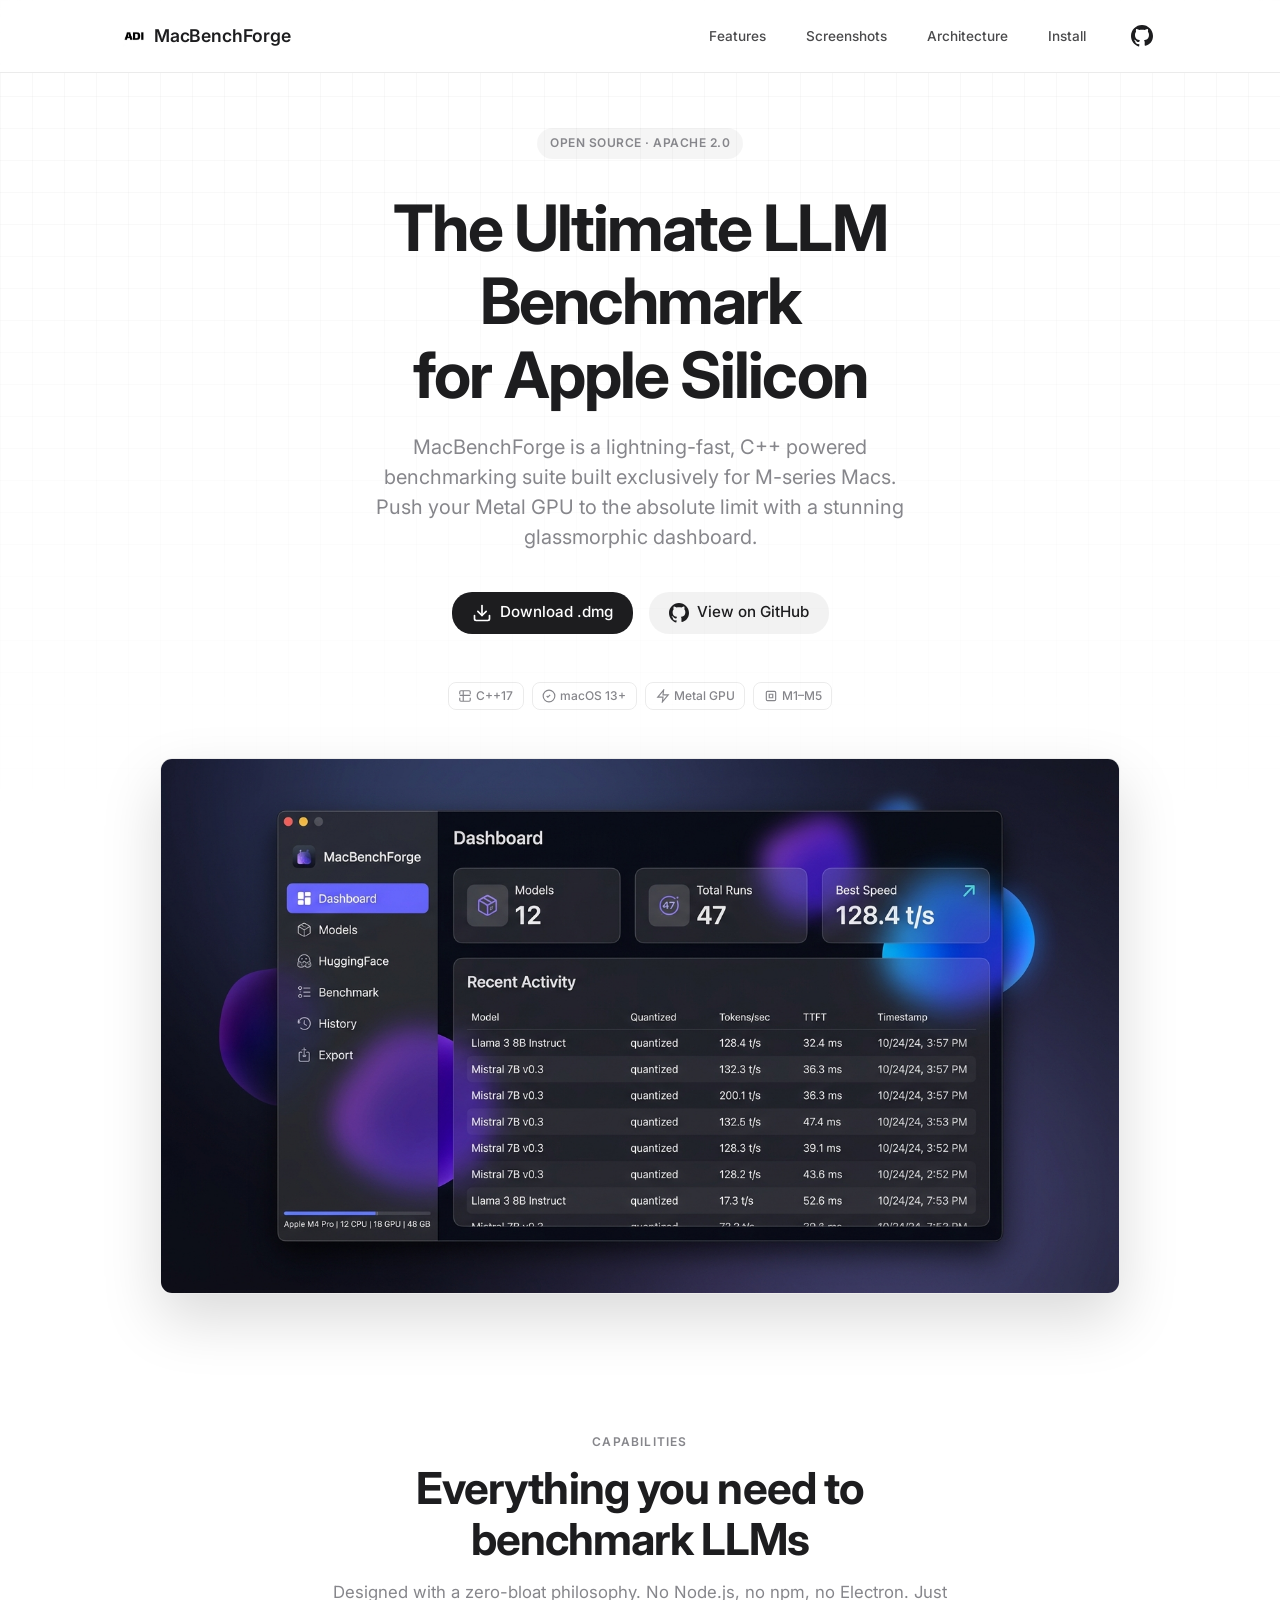
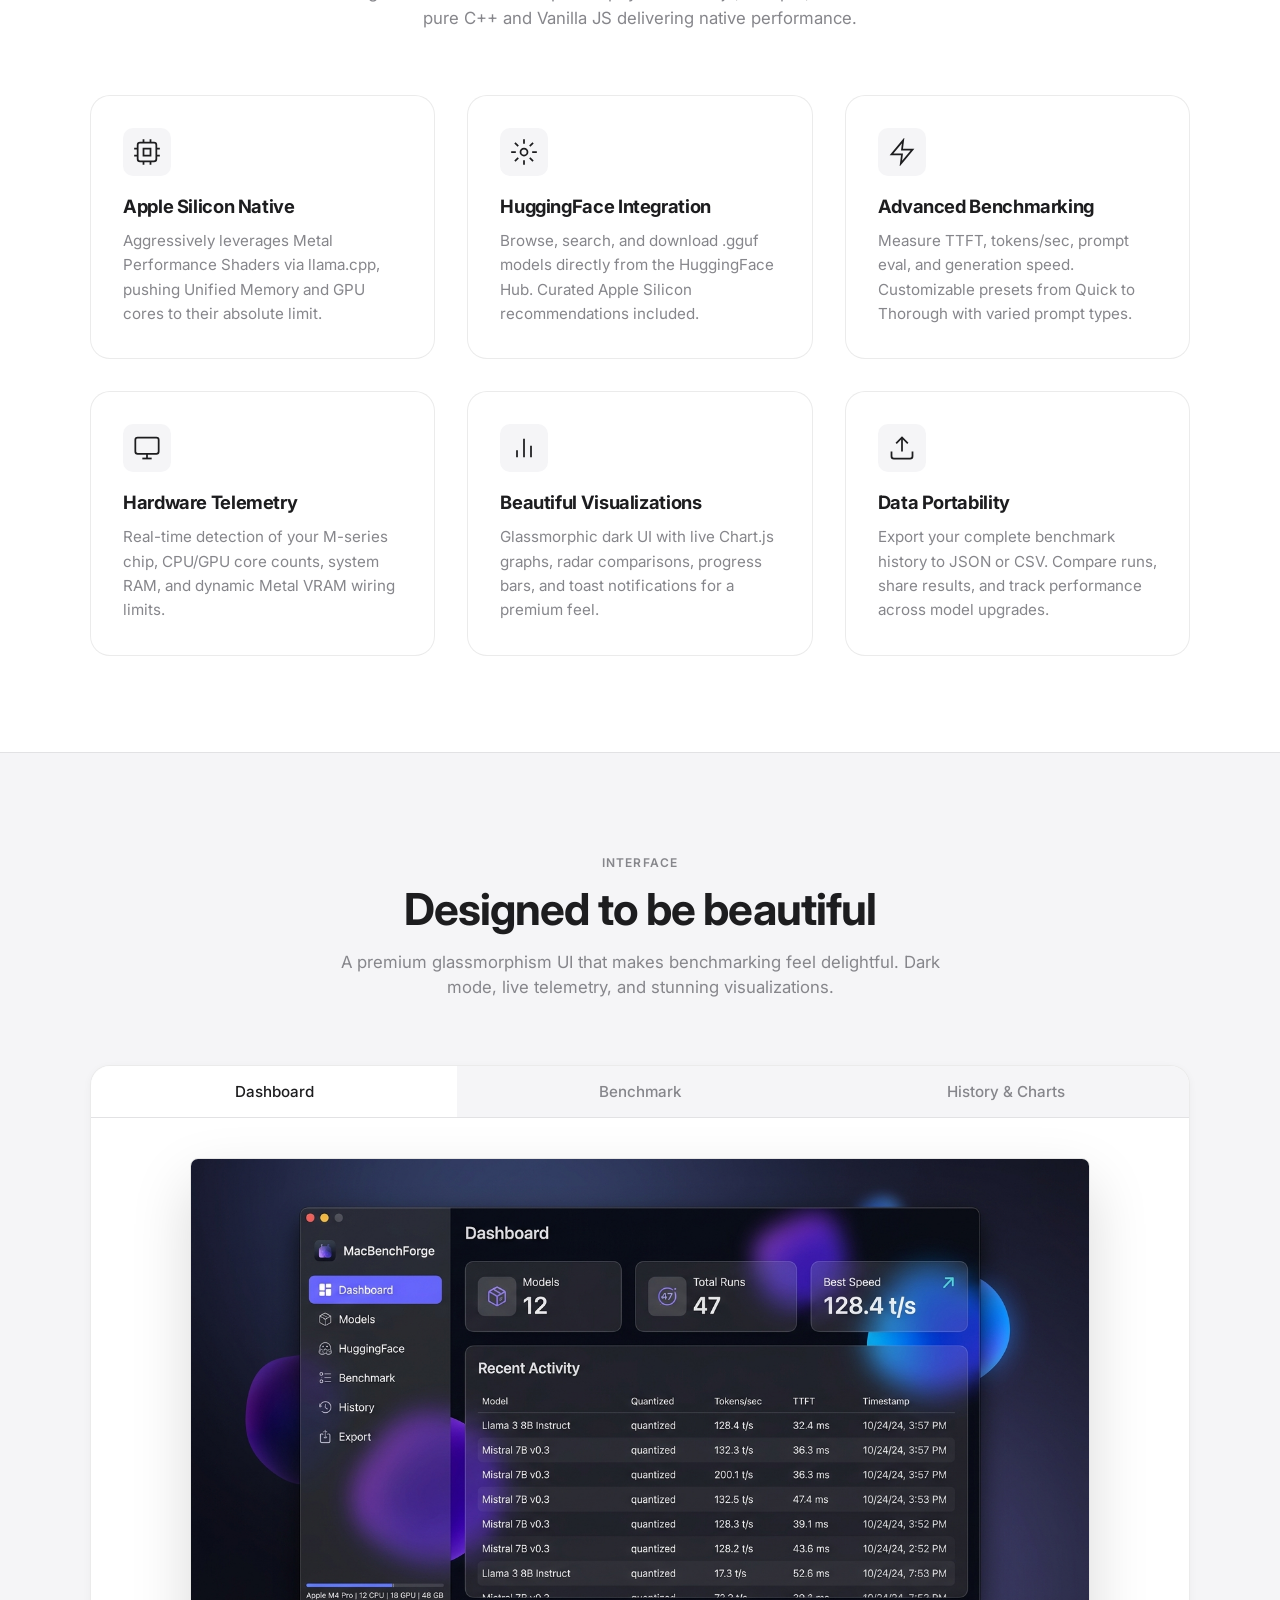
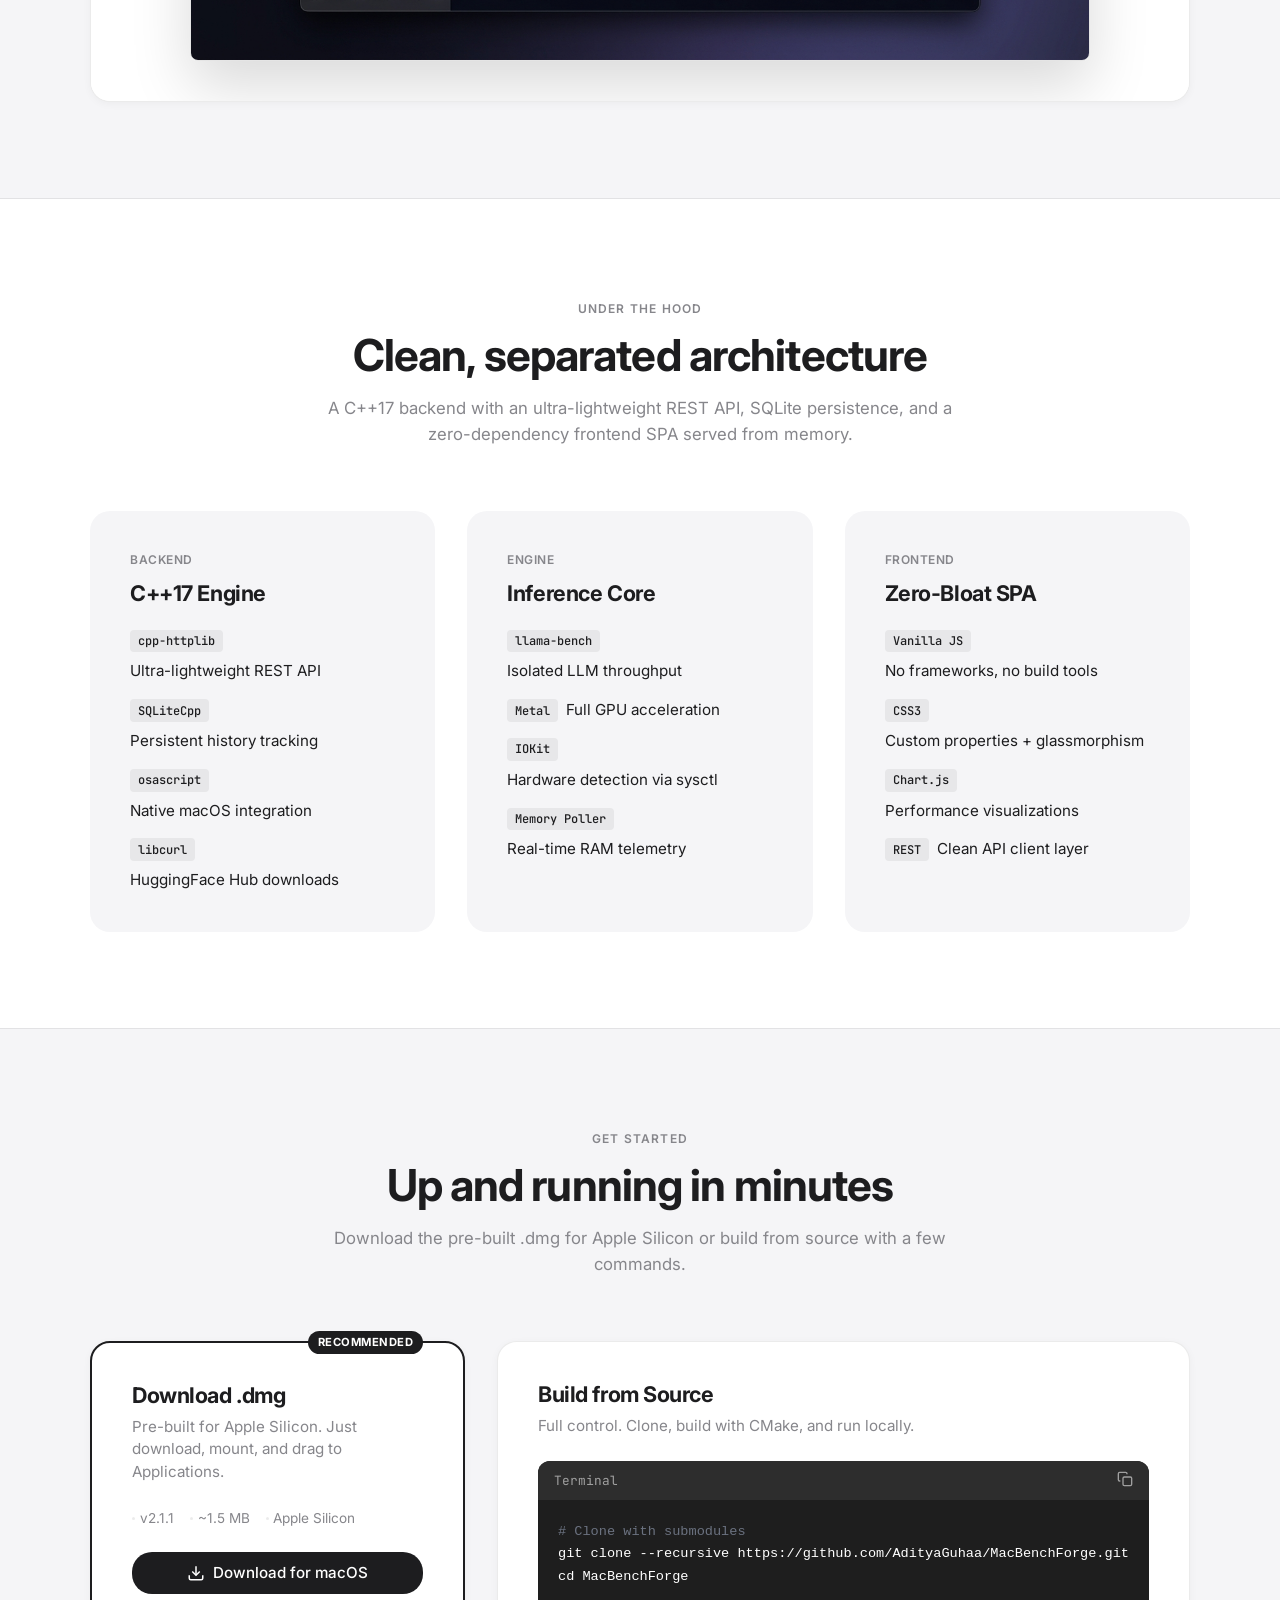
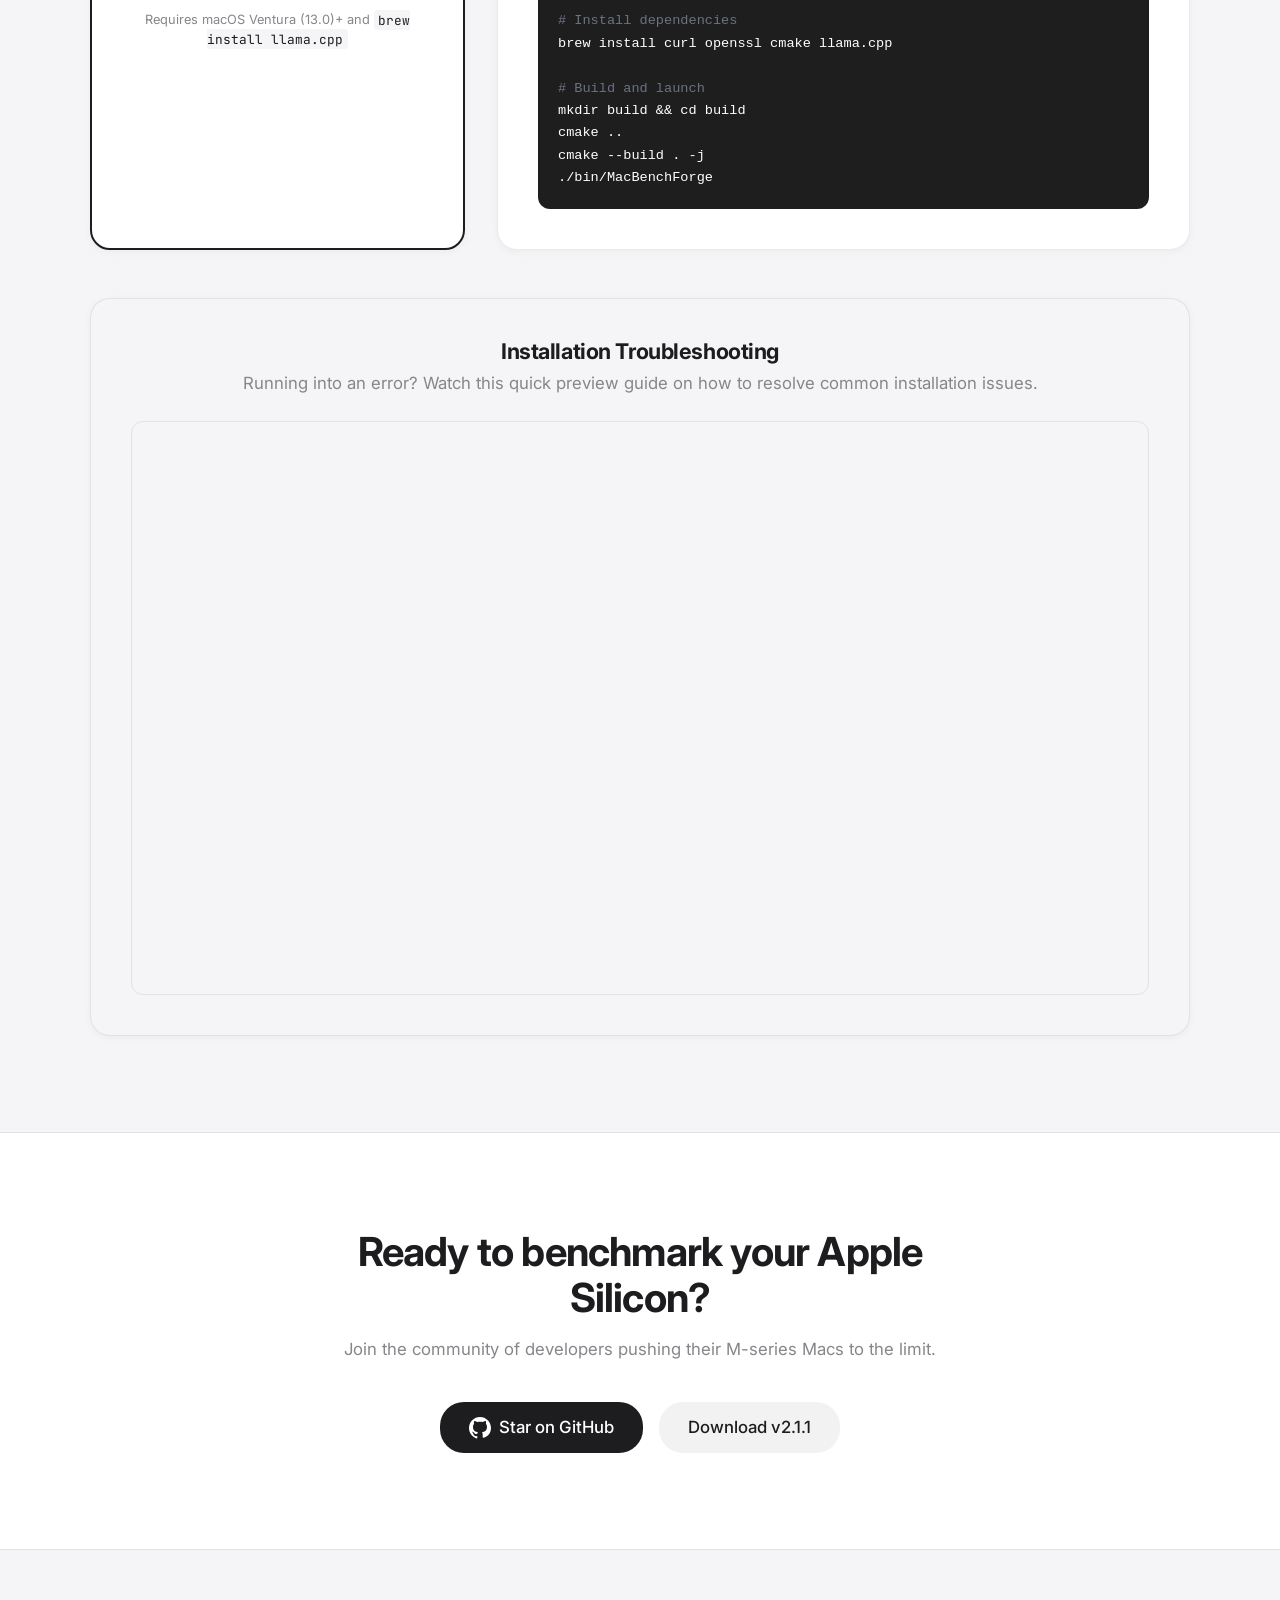
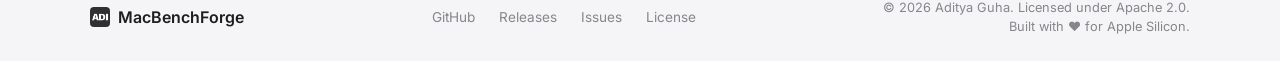
<file: website/index.html>
<!DOCTYPE html>
<html lang="en">
<head>
    <meta charset="UTF-8">
    <meta name="viewport" content="width=device-width, initial-scale=1.0">
    <title>MacBenchForge — The Ultimate LLM Benchmarking Suite for Apple Silicon</title>
    <meta name="description" content="MacBenchForge is a lightning-fast, C++ powered local benchmarking suite designed exclusively for Apple Silicon Macs. Download, run, and analyze LLM performance with full Metal GPU acceleration.">
    <meta name="keywords" content="MacBenchForge, Apple Silicon, LLM, benchmark, Metal GPU, M1, M2, M3, M4, M5, macOS, llama.cpp, GGUF">
    <meta name="author" content="Aditya Guha">
    <meta property="og:title" content="MacBenchForge — LLM Benchmarking for Apple Silicon">
    <meta property="og:description" content="The ultimate native LLM benchmarking dashboard for Apple Silicon Macs. C++ powered, Metal accelerated, beautifully designed.">
    <meta property="og:type" content="website">

    <!-- Favicon -->
    <link rel="icon" type="image/jpeg" href="assets/favicon.jpg" />

    <!-- Google Fonts -->
    <link rel="preconnect" href="https://fonts.googleapis.com">
    <link rel="preconnect" href="https://fonts.gstatic.com" crossorigin>
    <link href="https://fonts.googleapis.com/css2?family=Outfit:wght@300;400;500;600;700;800;900&family=Inter:wght@300;400;500;600&family=JetBrains+Mono:wght@400;500&display=swap" rel="stylesheet">

    <link rel="stylesheet" href="style.css">
</head>
<body>

    <!-- Clean Background -->
    <div class="bg-canvas">
        <div class="grid-overlay"></div>
    </div>

    <!-- Navigation -->
    <nav id="navbar">
        <div class="nav-inner">
            <a href="#" class="nav-brand">
                <img src="assets/logo.png" alt="MacBenchForge" class="nav-logo">
                <span class="nav-brand-text">MacBenchForge</span>
            </a>
            <div class="nav-links">
                <a href="#features">Features</a>
                <a href="#screenshots">Screenshots</a>
                <a href="#architecture">Architecture</a>
                <a href="#install">Install</a>
                <a href="https://github.com/AdityaGuhaa/MacBenchForge" target="_blank" rel="noopener" class="nav-github" title="GitHub">
                    <svg width="22" height="22" viewBox="0 0 24 24" fill="currentColor"><path d="M12 0C5.37 0 0 5.37 0 12c0 5.3 3.438 9.8 8.205 11.385.6.113.82-.258.82-.577 0-.285-.01-1.04-.015-2.04-3.338.724-4.042-1.61-4.042-1.61C4.422 17.07 3.633 16.7 3.633 16.7c-1.087-.744.084-.729.084-.729 1.205.084 1.838 1.236 1.838 1.236 1.07 1.835 2.809 1.305 3.495.998.108-.776.417-1.305.76-1.605-2.665-.3-5.466-1.332-5.466-5.93 0-1.31.465-2.38 1.235-3.22-.135-.303-.54-1.523.105-3.176 0 0 1.005-.322 3.3 1.23.96-.267 1.98-.399 3-.405 1.02.006 2.04.138 3 .405 2.28-1.552 3.285-1.23 3.285-1.23.645 1.653.24 2.873.12 3.176.765.84 1.23 1.91 1.23 3.22 0 4.61-2.805 5.625-5.475 5.92.42.36.81 1.096.81 2.22 0 1.606-.015 2.896-.015 3.286 0 .315.21.69.825.57C20.565 21.795 24 17.295 24 12c0-6.63-5.37-12-12-12"/></svg>
                </a>
            </div>
            <button class="nav-toggle" id="nav-toggle" aria-label="Toggle menu">
                <span></span><span></span><span></span>
            </button>
        </div>
    </nav>

    <!-- Mobile Menu -->
    <div class="mobile-menu" id="mobile-menu">
        <a href="#features">Features</a>
        <a href="#screenshots">Screenshots</a>
        <a href="#architecture">Architecture</a>
        <a href="#install">Install</a>
        <a href="https://github.com/AdityaGuhaa/MacBenchForge" target="_blank" rel="noopener">GitHub</a>
    </div>

    <!-- Hero Section -->
    <section class="hero" id="hero">
        <div class="hero-content">
            <div class="hero-badge">
                <span class="badge-dot"></span>
                Open Source &middot; Apache 2.0
            </div>
            <h1 class="hero-title">
                The Ultimate LLM Benchmark<br>
                for <span class="gradient-text">Apple Silicon</span>
            </h1>
            <p class="hero-subtitle">
                MacBenchForge is a lightning-fast, C++ powered benchmarking suite built exclusively for M-series Macs. 
                Push your Metal GPU to the absolute limit with a stunning glassmorphic dashboard.
            </p>
            <div class="hero-actions">
                <a href="https://github.com/AdityaGuhaa/MacBenchForge/releases/latest" class="btn btn-primary" id="btn-download">
                    <svg width="20" height="20" viewBox="0 0 24 24" fill="none" stroke="currentColor" stroke-width="2" stroke-linecap="round" stroke-linejoin="round"><path d="M21 15v4a2 2 0 01-2 2H5a2 2 0 01-2-2v-4"/><polyline points="7 10 12 15 17 10"/><line x1="12" y1="15" x2="12" y2="3"/></svg>
                    Download .dmg
                </a>
                <a href="https://github.com/AdityaGuhaa/MacBenchForge" target="_blank" rel="noopener" class="btn btn-secondary">
                    <svg width="20" height="20" viewBox="0 0 24 24" fill="currentColor"><path d="M12 0C5.37 0 0 5.37 0 12c0 5.3 3.438 9.8 8.205 11.385.6.113.82-.258.82-.577 0-.285-.01-1.04-.015-2.04-3.338.724-4.042-1.61-4.042-1.61C4.422 17.07 3.633 16.7 3.633 16.7c-1.087-.744.084-.729.084-.729 1.205.084 1.838 1.236 1.838 1.236 1.07 1.835 2.809 1.305 3.495.998.108-.776.417-1.305.76-1.605-2.665-.3-5.466-1.332-5.466-5.93 0-1.31.465-2.38 1.235-3.22-.135-.303-.54-1.523.105-3.176 0 0 1.005-.322 3.3 1.23.96-.267 1.98-.399 3-.405 1.02.006 2.04.138 3 .405 2.28-1.552 3.285-1.23 3.285-1.23.645 1.653.24 2.873.12 3.176.765.84 1.23 1.91 1.23 3.22 0 4.61-2.805 5.625-5.475 5.92.42.36.81 1.096.81 2.22 0 1.606-.015 2.896-.015 3.286 0 .315.21.69.825.57C20.565 21.795 24 17.295 24 12c0-6.63-5.37-12-12-12"/></svg>
                    View on GitHub
                </a>
            </div>
            <div class="hero-chips">
                <span class="chip"><svg width="14" height="14" viewBox="0 0 24 24" fill="none" stroke="currentColor" stroke-width="2"><path d="M9 3H5a2 2 0 00-2 2v4m6-6h10a2 2 0 012 2v4M9 3v18m0 0h10a2 2 0 002-2v-4M9 21H5a2 2 0 01-2-2v-4m0-4h18"/></svg> C++17</span>
                <span class="chip"><svg width="14" height="14" viewBox="0 0 24 24" fill="none" stroke="currentColor" stroke-width="2"><circle cx="12" cy="12" r="10"/><path d="M8 12l2 2 4-4"/></svg> macOS 13+</span>
                <span class="chip"><svg width="14" height="14" viewBox="0 0 24 24" fill="none" stroke="currentColor" stroke-width="2"><polygon points="13 2 3 14 12 14 11 22 21 10 12 10 13 2"/></svg> Metal GPU</span>
                <span class="chip"><svg width="14" height="14" viewBox="0 0 24 24" fill="none" stroke="currentColor" stroke-width="2"><rect x="4" y="4" width="16" height="16" rx="2"/><path d="M9 9h6v6H9z"/></svg> M1–M5</span>
            </div>
        </div>
        <div class="hero-visual">
            <div class="hero-glow"></div>
            <img src="assets/screenshot-dashboard.jpg" alt="MacBenchForge Dashboard" class="hero-screenshot" id="hero-screenshot">
        </div>
    </section>

    <!-- Features Section -->
    <section class="section" id="features">
        <div class="section-inner">
            <div class="section-header">
                <span class="section-label">Capabilities</span>
                <h2 class="section-title">Everything you need to benchmark LLMs</h2>
                <p class="section-subtitle">Designed with a zero-bloat philosophy. No Node.js, no npm, no Electron. Just pure C++ and Vanilla JS delivering native performance.</p>
            </div>
            <div class="features-grid">
                <div class="feature-card">
                    <div class="feature-icon">
                        <svg width="28" height="28" viewBox="0 0 24 24" fill="none" stroke="currentColor" stroke-width="1.5"><rect x="4" y="4" width="16" height="16" rx="2"/><path d="M9 9h6v6H9z"/><path d="M9 1v3M15 1v3M9 20v3M15 20v3M1 9h3M1 15h3M20 9h3M20 15h3"/></svg>
                    </div>
                    <h3>Apple Silicon Native</h3>
                    <p>Aggressively leverages Metal Performance Shaders via llama.cpp, pushing Unified Memory and GPU cores to their absolute limit.</p>
                </div>
                <div class="feature-card">
                    <div class="feature-icon">
                        <svg width="28" height="28" viewBox="0 0 24 24" fill="none" stroke="currentColor" stroke-width="1.5"><circle cx="12" cy="12" r="3"/><path d="M12 1v4M12 19v4M4.22 4.22l2.83 2.83M16.95 16.95l2.83 2.83M1 12h4M19 12h4M4.22 19.78l2.83-2.83M16.95 7.05l2.83-2.83"/></svg>
                    </div>
                    <h3>HuggingFace Integration</h3>
                    <p>Browse, search, and download .gguf models directly from the HuggingFace Hub. Curated Apple Silicon recommendations included.</p>
                </div>
                <div class="feature-card">
                    <div class="feature-icon">
                        <svg width="28" height="28" viewBox="0 0 24 24" fill="none" stroke="currentColor" stroke-width="1.5"><polygon points="13 2 3 14 12 14 11 22 21 10 12 10 13 2"/></svg>
                    </div>
                    <h3>Advanced Benchmarking</h3>
                    <p>Measure TTFT, tokens/sec, prompt eval, and generation speed. Customizable presets from Quick to Thorough with varied prompt types.</p>
                </div>
                <div class="feature-card">
                    <div class="feature-icon">
                        <svg width="28" height="28" viewBox="0 0 24 24" fill="none" stroke="currentColor" stroke-width="1.5"><rect x="2" y="3" width="20" height="14" rx="2"/><line x1="8" y1="21" x2="16" y2="21"/><line x1="12" y1="17" x2="12" y2="21"/></svg>
                    </div>
                    <h3>Hardware Telemetry</h3>
                    <p>Real-time detection of your M-series chip, CPU/GPU core counts, system RAM, and dynamic Metal VRAM wiring limits.</p>
                </div>
                <div class="feature-card">
                    <div class="feature-icon">
                        <svg width="28" height="28" viewBox="0 0 24 24" fill="none" stroke="currentColor" stroke-width="1.5"><path d="M18 20V10M12 20V4M6 20v-6"/></svg>
                    </div>
                    <h3>Beautiful Visualizations</h3>
                    <p>Glassmorphic dark UI with live Chart.js graphs, radar comparisons, progress bars, and toast notifications for a premium feel.</p>
                </div>
                <div class="feature-card">
                    <div class="feature-icon">
                        <svg width="28" height="28" viewBox="0 0 24 24" fill="none" stroke="currentColor" stroke-width="1.5"><path d="M21 15v4a2 2 0 01-2 2H5a2 2 0 01-2-2v-4"/><polyline points="17 8 12 3 7 8"/><line x1="12" y1="3" x2="12" y2="15"/></svg>
                    </div>
                    <h3>Data Portability</h3>
                    <p>Export your complete benchmark history to JSON or CSV. Compare runs, share results, and track performance across model upgrades.</p>
                </div>
            </div>
        </div>
    </section>

    <!-- Screenshots Section -->
    <section class="section section-dark" id="screenshots">
        <div class="section-inner">
            <div class="section-header">
                <span class="section-label">Interface</span>
                <h2 class="section-title">Designed to be beautiful</h2>
                <p class="section-subtitle">A premium glassmorphism UI that makes benchmarking feel delightful. Dark mode, live telemetry, and stunning visualizations.</p>
            </div>
            <div class="screenshot-showcase">
                <div class="screenshot-tabs">
                    <button class="ss-tab active" data-target="ss-dashboard">Dashboard</button>
                    <button class="ss-tab" data-target="ss-benchmark">Benchmark</button>
                    <button class="ss-tab" data-target="ss-history">History & Charts</button>
                </div>
                <div class="screenshot-viewer">
                    <div class="screenshot-frame">
                        <div class="frame-dots">
                            <span class="dot dot-red"></span>
                            <span class="dot dot-yellow"></span>
                            <span class="dot dot-green"></span>
                        </div>
                        <img id="ss-dashboard" src="assets/screenshot-dashboard.jpg" alt="MacBenchForge Dashboard" class="ss-img active">
                        <img id="ss-benchmark" src="assets/screenshot-benchmark.jpg" alt="MacBenchForge Benchmark" class="ss-img">
                        <img id="ss-history" src="assets/screenshot-history.jpg" alt="MacBenchForge History" class="ss-img">
                    </div>
                </div>
            </div>
        </div>
    </section>

    <!-- Architecture Section -->
    <section class="section" id="architecture">
        <div class="section-inner">
            <div class="section-header">
                <span class="section-label">Under the Hood</span>
                <h2 class="section-title">Clean, separated architecture</h2>
                <p class="section-subtitle">A C++17 backend with an ultra-lightweight REST API, SQLite persistence, and a zero-dependency frontend SPA served from memory.</p>
            </div>
            <div class="arch-grid">
                <div class="arch-card">
                    <div class="arch-label">Backend</div>
                    <h3>C++17 Engine</h3>
                    <ul>
                        <li><span class="arch-tag">cpp-httplib</span> Ultra-lightweight REST API</li>
                        <li><span class="arch-tag">SQLiteCpp</span> Persistent history tracking</li>
                        <li><span class="arch-tag">osascript</span> Native macOS integration</li>
                        <li><span class="arch-tag">libcurl</span> HuggingFace Hub downloads</li>
                    </ul>
                </div>
                <div class="arch-card">
                    <div class="arch-label">Engine</div>
                    <h3>Inference Core</h3>
                    <ul>
                        <li><span class="arch-tag">llama-bench</span> Isolated LLM throughput</li>
                        <li><span class="arch-tag">Metal</span> Full GPU acceleration</li>
                        <li><span class="arch-tag">IOKit</span> Hardware detection via sysctl</li>
                        <li><span class="arch-tag">Memory Poller</span> Real-time RAM telemetry</li>
                    </ul>
                </div>
                <div class="arch-card">
                    <div class="arch-label">Frontend</div>
                    <h3>Zero-Bloat SPA</h3>
                    <ul>
                        <li><span class="arch-tag">Vanilla JS</span> No frameworks, no build tools</li>
                        <li><span class="arch-tag">CSS3</span> Custom properties + glassmorphism</li>
                        <li><span class="arch-tag">Chart.js</span> Performance visualizations</li>
                        <li><span class="arch-tag">REST</span> Clean API client layer</li>
                    </ul>
                </div>
            </div>
        </div>
    </section>

    <!-- Install / Download Section -->
    <section class="section section-dark" id="install">
        <div class="section-inner">
            <div class="section-header">
                <span class="section-label">Get Started</span>
                <h2 class="section-title">Up and running in minutes</h2>
                <p class="section-subtitle">Download the pre-built .dmg for Apple Silicon or build from source with a few commands.</p>
            </div>
            <div class="install-grid">
                <div class="install-card install-primary">
                    <div class="install-badge">Recommended</div>
                    <h3>Download .dmg</h3>
                    <p>Pre-built for Apple Silicon. Just download, mount, and drag to Applications.</p>
                    <div class="install-meta">
                        <span>v2.1.1</span>
                        <span>~1.5 MB</span>
                        <span>Apple Silicon</span>
                    </div>
                    <a href="https://github.com/AdityaGuhaa/MacBenchForge/releases/latest" class="btn btn-primary btn-full">
                        <svg width="18" height="18" viewBox="0 0 24 24" fill="none" stroke="currentColor" stroke-width="2"><path d="M21 15v4a2 2 0 01-2 2H5a2 2 0 01-2-2v-4"/><polyline points="7 10 12 15 17 10"/><line x1="12" y1="15" x2="12" y2="3"/></svg>
                        Download for macOS
                    </a>
                    <p class="install-note">Requires macOS Ventura (13.0)+ and <code>brew install llama.cpp</code></p>
                </div>
                <div class="install-card">
                    <h3>Build from Source</h3>
                    <p>Full control. Clone, build with CMake, and run locally.</p>
                    <div class="code-block">
                        <div class="code-header">
                            <span>Terminal</span>
                            <button class="btn-copy" id="btn-copy-install" title="Copy to clipboard">
                                <svg width="16" height="16" viewBox="0 0 24 24" fill="none" stroke="currentColor" stroke-width="2"><rect x="9" y="9" width="13" height="13" rx="2"/><path d="M5 15H4a2 2 0 01-2-2V4a2 2 0 012-2h9a2 2 0 012 2v1"/></svg>
                            </button>
                        </div>
                        <pre><code><span class="code-comment"># Clone with submodules</span>
git clone --recursive https://github.com/AdityaGuhaa/MacBenchForge.git
cd MacBenchForge

<span class="code-comment"># Install dependencies</span>
brew install curl openssl cmake llama.cpp

<span class="code-comment"># Build and launch</span>
mkdir build && cd build
cmake ..
cmake --build . -j
./bin/MacBenchForge</code></pre>
                    </div>
                </div>
            </div>
            
            <div class="install-video-container">
                <h3>Installation Troubleshooting</h3>
                <p class="section-subtitle" style="margin-bottom: 1.5rem;">Running into an error? Watch this quick preview guide on how to resolve common installation issues.</p>
                <div class="video-wrapper">
                    <iframe src="https://www.youtube.com/embed/XOzACmwUTOY" title="YouTube video player" frameborder="0" allow="accelerometer; autoplay; clipboard-write; encrypted-media; gyroscope; picture-in-picture; web-share" referrerpolicy="strict-origin-when-cross-origin" allowfullscreen></iframe>
                </div>
            </div>
        </div>
    </section>

    <!-- CTA Section -->
    <section class="section section-cta">
        <div class="section-inner">
            <div class="cta-content">
                <h2>Ready to benchmark your Apple Silicon?</h2>
                <p>Join the community of developers pushing their M-series Macs to the limit.</p>
                <div class="cta-actions">
                    <a href="https://github.com/AdityaGuhaa/MacBenchForge" target="_blank" rel="noopener" class="btn btn-primary btn-lg">
                        <svg width="22" height="22" viewBox="0 0 24 24" fill="currentColor"><path d="M12 0C5.37 0 0 5.37 0 12c0 5.3 3.438 9.8 8.205 11.385.6.113.82-.258.82-.577 0-.285-.01-1.04-.015-2.04-3.338.724-4.042-1.61-4.042-1.61C4.422 17.07 3.633 16.7 3.633 16.7c-1.087-.744.084-.729.084-.729 1.205.084 1.838 1.236 1.838 1.236 1.07 1.835 2.809 1.305 3.495.998.108-.776.417-1.305.76-1.605-2.665-.3-5.466-1.332-5.466-5.93 0-1.31.465-2.38 1.235-3.22-.135-.303-.54-1.523.105-3.176 0 0 1.005-.322 3.3 1.23.96-.267 1.98-.399 3-.405 1.02.006 2.04.138 3 .405 2.28-1.552 3.285-1.23 3.285-1.23.645 1.653.24 2.873.12 3.176.765.84 1.23 1.91 1.23 3.22 0 4.61-2.805 5.625-5.475 5.92.42.36.81 1.096.81 2.22 0 1.606-.015 2.896-.015 3.286 0 .315.21.69.825.57C20.565 21.795 24 17.295 24 12c0-6.63-5.37-12-12-12"/></svg>
                        Star on GitHub
                    </a>
                    <a href="https://github.com/AdityaGuhaa/MacBenchForge/releases/latest" class="btn btn-secondary btn-lg">
                        Download v2.1.1
                    </a>
                </div>
            </div>
        </div>
    </section>

    <!-- Footer -->
    <footer class="footer">
        <div class="footer-inner">
            <div class="footer-brand">
                <img src="assets/logo.png" alt="MacBenchForge" class="footer-logo">
                <span>MacBenchForge</span>
            </div>
            <div class="footer-links">
                <a href="https://github.com/AdityaGuhaa/MacBenchForge" target="_blank" rel="noopener">GitHub</a>
                <a href="https://github.com/AdityaGuhaa/MacBenchForge/releases" target="_blank" rel="noopener">Releases</a>
                <a href="https://github.com/AdityaGuhaa/MacBenchForge/issues" target="_blank" rel="noopener">Issues</a>
                <a href="https://github.com/AdityaGuhaa/MacBenchForge/blob/main/LICENSE" target="_blank" rel="noopener">License</a>
            </div>
            <div class="footer-copy">
                <p>&copy; 2026 Aditya Guha. Licensed under Apache 2.0.</p>
                <p>Built with ❤️ for Apple Silicon.</p>
            </div>
        </div>
    </footer>

    <script src="script.js"></script>
</body>
</html>
</file>
<file: website/style.css>
:root {
    /* Apple-inspired Light Palette */
    --bg-base: #ffffff;
    --bg-surface: #f5f5f7;
    --bg-surface-alt: #ffffff;
    
    --text-primary: #1d1d1f;
    --text-secondary: #86868b;
    
    --accent-primary: #0071e3;
    --accent-secondary: #0077ed;
    
    --border-light: rgba(0, 0, 0, 0.08);
    
    /* Typography */
    --font-sans: 'Inter', -apple-system, BlinkMacSystemFont, 'Segoe UI', Roboto, Helvetica, Arial, sans-serif;
    --font-display: -apple-system, BlinkMacSystemFont, 'SF Pro Display', 'Inter', sans-serif;
    --font-mono: 'JetBrains Mono', 'SF Mono', monospace;
    
    /* Layout & FX */
    --container-width: 1100px;
    --radius-lg: 20px;
    --radius-md: 12px;
    --radius-sm: 8px;
    --transition: all 0.25s cubic-bezier(0.25, 0.8, 0.25, 1);
    --shadow-sm: 0 2px 8px rgba(0, 0, 0, 0.04);
    --shadow-md: 0 8px 30px rgba(0, 0, 0, 0.08);
    --shadow-screenshot: 0 25px 60px rgba(0, 0, 0, 0.15);
}

* {
    margin: 0;
    padding: 0;
    box-sizing: border-box;
}

html {
    scroll-behavior: smooth;
    overflow-x: hidden;
}

body {
    font-family: var(--font-sans);
    background-color: var(--bg-base);
    color: var(--text-primary);
    line-height: 1.5;
    overflow-x: hidden;
    width: 100%;
    -webkit-font-smoothing: antialiased;
}

/* Background */
.bg-canvas {
    position: fixed;
    top: 0;
    left: 0;
    width: 100%;
    height: 100%;
    z-index: -1;
    background-color: var(--bg-base);
}

/* Clean up old gradient divs */
.gradient-orb, .orb-1, .orb-2, .orb-3 {
    display: none;
}

.grid-overlay {
    position: absolute;
    top: 0;
    left: 0;
    width: 100%;
    height: 100%;
    background-image: 
        linear-gradient(var(--border-light) 1px, transparent 1px),
        linear-gradient(90deg, var(--border-light) 1px, transparent 1px);
    background-size: 32px 32px;
    opacity: 0.4;
    mask-image: linear-gradient(to bottom, rgba(0,0,0,1) 0%, rgba(0,0,0,0) 100%);
    -webkit-mask-image: linear-gradient(to bottom, rgba(0,0,0,1) 0%, rgba(0,0,0,0) 100%);
}

/* Typography & Utilities */
h1, h2, h3, h4, h5, h6 {
    font-family: var(--font-display);
    line-height: 1.15;
    font-weight: 700;
    letter-spacing: -0.02em;
}

a {
    color: var(--accent-primary);
    text-decoration: none;
    transition: var(--transition);
}

.gradient-text {
    background: none;
    -webkit-text-fill-color: var(--text-primary);
    color: var(--text-primary);
}

/* Navigation */
#navbar {
    position: fixed;
    top: 0;
    left: 0;
    width: 100%;
    padding: 1.25rem 0;
    z-index: 1000;
    background: rgba(255, 255, 255, 0.85);
    backdrop-filter: blur(20px) saturate(150%);
    -webkit-backdrop-filter: blur(20px) saturate(150%);
    border-bottom: 1px solid var(--border-light);
    transition: var(--transition);
}

#navbar.scrolled {
    padding: 0.875rem 0;
}

.nav-inner {
    max-width: var(--container-width);
    margin: 0 auto;
    padding: 0 2rem;
    display: flex;
    justify-content: space-between;
    align-items: center;
}

.nav-brand {
    display: flex;
    align-items: center;
    gap: 0.5rem;
    color: var(--text-primary);
}

.nav-logo {
    width: 24px;
    height: 24px;
    border-radius: 6px;
}

.nav-brand-text {
    font-family: var(--font-display);
    font-weight: 600;
    font-size: 1.1rem;
    letter-spacing: -0.01em;
}

.nav-links {
    display: flex;
    align-items: center;
    gap: 2.5rem;
}

.nav-links a:not(.nav-github) {
    font-size: 0.85rem;
    font-weight: 500;
    color: var(--text-primary);
    opacity: 0.8;
}

.nav-links a:not(.nav-github):hover {
    opacity: 1;
}

.nav-github {
    display: flex;
    align-items: center;
    justify-content: center;
    width: 32px;
    height: 32px;
    border-radius: 50%;
    color: var(--text-primary);
}

.nav-github:hover {
    opacity: 0.7;
}

.nav-toggle {
    display: none;
    background: none;
    border: none;
    cursor: pointer;
    flex-direction: column;
    gap: 5px;
}

.nav-toggle span {
    display: block;
    width: 20px;
    height: 2px;
    background: var(--text-primary);
    transition: var(--transition);
}

.mobile-menu {
    position: fixed;
    top: 60px;
    left: 0;
    width: 100%;
    background: rgba(255, 255, 255, 0.95);
    backdrop-filter: blur(20px);
    -webkit-backdrop-filter: blur(20px);
    border-bottom: 1px solid var(--border-light);
    padding: 1rem 2rem;
    display: flex;
    flex-direction: column;
    gap: 1rem;
    transform: translateY(-100%);
    opacity: 0;
    visibility: hidden;
    transition: var(--transition);
    z-index: 999;
}

.mobile-menu.active {
    transform: translateY(0);
    opacity: 1;
    visibility: visible;
}

.mobile-menu a {
    font-size: 1rem;
    font-weight: 500;
    padding: 0.5rem 0;
    border-bottom: 1px solid var(--border-light);
    color: var(--text-primary);
}

/* Buttons */
.btn {
    display: inline-flex;
    align-items: center;
    justify-content: center;
    gap: 0.5rem;
    padding: 0.6rem 1.25rem;
    border-radius: 20px;
    font-weight: 500;
    font-size: 0.95rem;
    cursor: pointer;
    transition: var(--transition);
    border: none;
    text-decoration: none;
}

.btn-lg {
    padding: 0.8rem 1.8rem;
    font-size: 1.05rem;
    border-radius: 24px;
}

.btn-full {
    width: 100%;
}

.btn-primary {
    background: var(--text-primary);
    color: #fff;
}

.btn-primary:hover {
    background: #333336;
}

.btn-secondary {
    background: rgba(0, 0, 0, 0.05);
    color: var(--text-primary);
}

.btn-secondary:hover {
    background: rgba(0, 0, 0, 0.08);
}

/* Hero Section */
.hero {
    min-height: 100vh;
    display: flex;
    flex-direction: column;
    align-items: center;
    justify-content: center;
    padding: 8rem 2rem 2rem;
    text-align: center;
    max-width: var(--container-width);
    margin: 0 auto;
}

.hero-content {
    max-width: 700px;
    margin: 0 auto 3rem;
    animation: slideUp 0.6s ease-out;
}

@keyframes slideUp {
    from { opacity: 0; transform: translateY(20px); }
    to { opacity: 1; transform: translateY(0); }
}

.hero-badge {
    display: inline-flex;
    align-items: center;
    gap: 0.4rem;
    padding: 0.4rem 0.8rem;
    border-radius: 16px;
    background: rgba(0, 0, 0, 0.04);
    font-size: 0.75rem;
    font-weight: 600;
    color: var(--text-secondary);
    margin-bottom: 2rem;
    text-transform: uppercase;
    letter-spacing: 0.5px;
}

.badge-dot {
    display: none;
}

.hero-title {
    font-size: clamp(2.5rem, 6vw, 4rem);
    letter-spacing: -0.03em;
    margin-bottom: 1.25rem;
}

.hero-subtitle {
    font-size: clamp(1.1rem, 2vw, 1.25rem);
    color: var(--text-secondary);
    margin-bottom: 2.5rem;
    max-width: 540px;
    margin-left: auto;
    margin-right: auto;
    font-weight: 400;
}

.hero-actions {
    display: flex;
    align-items: center;
    justify-content: center;
    gap: 1rem;
    margin-bottom: 3rem;
}

.hero-chips {
    display: flex;
    flex-wrap: wrap;
    justify-content: center;
    gap: 0.5rem;
}

.chip {
    display: inline-flex;
    align-items: center;
    gap: 0.25rem;
    padding: 0.25rem 0.6rem;
    border-radius: var(--radius-sm);
    background: transparent;
    border: 1px solid var(--border-light);
    font-size: 0.75rem;
    font-weight: 500;
    color: var(--text-secondary);
}

.hero-visual {
    position: relative;
    width: 100%;
    max-width: 960px;
    margin: 0 auto;
    animation: fadeIn 0.8s ease-out 0.3s both;
}

@keyframes fadeIn {
    from { opacity: 0; }
    to { opacity: 1; }
}

.hero-glow {
    display: none;
}

.hero-screenshot {
    position: relative;
    width: 100%;
    border-radius: 12px;
    box-shadow: var(--shadow-screenshot);
    z-index: 1;
    border: 1px solid var(--border-light);
}

/* Sections */
.section {
    padding: 6rem 2rem;
}

.section-dark {
    background: var(--bg-surface);
    border-top: 1px solid var(--border-light);
    border-bottom: 1px solid var(--border-light);
}

.section-inner {
    max-width: var(--container-width);
    margin: 0 auto;
}

.section-header {
    text-align: center;
    max-width: 640px;
    margin: 0 auto 4rem;
}

.section-label {
    display: inline-block;
    color: var(--text-secondary);
    font-weight: 600;
    font-size: 0.75rem;
    text-transform: uppercase;
    letter-spacing: 0.1em;
    margin-bottom: 0.75rem;
}

.section-title {
    font-size: clamp(2rem, 3.5vw, 2.75rem);
    margin-bottom: 1rem;
}

.section-subtitle {
    font-size: 1.05rem;
    color: var(--text-secondary);
}

/* Features Grid */
.features-grid {
    display: grid;
    grid-template-columns: repeat(auto-fit, minmax(280px, 1fr));
    gap: 2rem;
}

.feature-card {
    background: var(--bg-base);
    border: 1px solid var(--border-light);
    border-radius: var(--radius-lg);
    padding: 2rem;
    transition: var(--transition);
}

.section-dark .feature-card {
    background: var(--bg-surface-alt);
}

.feature-card:hover {
    box-shadow: var(--shadow-md);
}

.feature-icon {
    width: 48px;
    height: 48px;
    border-radius: 10px;
    background: var(--bg-surface);
    color: var(--text-primary);
    display: flex;
    align-items: center;
    justify-content: center;
    margin-bottom: 1.25rem;
}

.feature-card h3 {
    font-size: 1.15rem;
    margin-bottom: 0.75rem;
}

.feature-card p {
    color: var(--text-secondary);
    font-size: 0.95rem;
    line-height: 1.6;
}

/* Screenshot Showcase */
.screenshot-showcase {
    background: var(--bg-base);
    border: 1px solid var(--border-light);
    border-radius: var(--radius-lg);
    overflow: hidden;
    box-shadow: var(--shadow-sm);
}

.screenshot-tabs {
    display: flex;
    border-bottom: 1px solid var(--border-light);
    background: var(--bg-surface);
}

.ss-tab {
    flex: 1;
    padding: 1rem;
    background: none;
    border: none;
    color: var(--text-secondary);
    font-family: var(--font-sans);
    font-size: 0.95rem;
    font-weight: 500;
    cursor: pointer;
    transition: var(--transition);
    position: relative;
}

.ss-tab:hover {
    color: var(--text-primary);
}

.ss-tab.active {
    color: var(--text-primary);
    background: var(--bg-base);
}

.ss-tab.active::after {
    display: none;
}

.screenshot-viewer {
    padding: 2.5rem;
    background: var(--bg-base);
    display: flex;
    justify-content: center;
}

.screenshot-frame {
    position: relative;
    border-radius: 8px;
    overflow: hidden;
    box-shadow: var(--shadow-screenshot);
    border: 1px solid rgba(0,0,0,0.1);
    max-width: 900px;
    width: 100%;
}

.frame-dots {
    display: none;
}

.ss-img {
    display: none;
    width: 100%;
    height: auto;
    vertical-align: middle;
    animation: fadeIn 0.4s ease-out;
}

.ss-img.active {
    display: block;
}

/* Architecture Section */
.arch-grid {
    display: grid;
    grid-template-columns: repeat(auto-fit, minmax(300px, 1fr));
    gap: 2rem;
}

.arch-card {
    background: var(--bg-surface);
    border-radius: var(--radius-lg);
    padding: 2.5rem;
    position: relative;
    overflow: hidden;
}

.arch-card::before {
    display: none;
}

.arch-label {
    font-family: var(--font-sans);
    font-weight: 600;
    font-size: 0.75rem;
    color: var(--text-secondary);
    margin-bottom: 0.75rem;
    text-transform: uppercase;
    letter-spacing: 0.5px;
}

.arch-card h3 {
    margin-bottom: 1.5rem;
    font-size: 1.35rem;
}

.arch-card ul {
    list-style: none;
    display: flex;
    flex-direction: column;
    gap: 1rem;
}

.arch-card li {
    color: var(--text-primary);
    font-size: 0.95rem;
    display: flex;
    align-items: center;
    flex-wrap: wrap;
    gap: 0.5rem;
}

.arch-tag {
    background: rgba(0, 0, 0, 0.06);
    color: var(--text-primary);
    padding: 0.15rem 0.5rem;
    border-radius: 4px;
    font-size: 0.75rem;
    font-family: var(--font-mono);
    font-weight: 500;
}

/* Install Section */
.install-grid {
    display: grid;
    grid-template-columns: 1fr 1.5fr;
    gap: 2rem;
}

@media (max-width: 800px) {
    .install-grid { grid-template-columns: 1fr; }
}

.install-card {
    background: var(--bg-base);
    border: 1px solid var(--border-light);
    border-radius: var(--radius-lg);
    padding: 2.5rem;
    position: relative;
    box-shadow: var(--shadow-sm);
}

.install-primary {
    background: var(--bg-base);
    border: 2px solid var(--text-primary);
}

.install-badge {
    position: absolute;
    top: -12px;
    right: 2.5rem;
    background: var(--text-primary);
    color: white;
    font-size: 0.7rem;
    font-weight: 700;
    padding: 0.2rem 0.6rem;
    border-radius: 12px;
    text-transform: uppercase;
    letter-spacing: 0.5px;
}

.install-card h3 {
    font-size: 1.35rem;
    margin-bottom: 0.5rem;
}

.install-card p {
    color: var(--text-secondary);
    margin-bottom: 1.5rem;
    font-size: 0.95rem;
}

.install-meta {
    display: flex;
    gap: 1rem;
    margin-bottom: 1.5rem;
    font-size: 0.85rem;
    color: var(--text-secondary);
}

.install-meta span {
    display: flex;
    align-items: center;
    gap: 0.3rem;
}

.install-meta span::before {
    content: '';
    display: block;
    width: 3px;
    height: 3px;
    border-radius: 50%;
    background: var(--border-light);
}

.install-note {
    font-size: 0.8rem !important;
    text-align: center;
    margin-top: 1rem;
    margin-bottom: 0 !important;
}

.install-note code {
    font-family: var(--font-mono);
    color: var(--text-primary);
    background: var(--bg-surface);
    padding: 0.1rem 0.3rem;
    border-radius: 4px;
}

/* Code Block */
.code-block {
    background: #1e1e1e;
    border-radius: var(--radius-md);
    overflow: hidden;
}

.code-header {
    display: flex;
    justify-content: space-between;
    align-items: center;
    padding: 0.6rem 1rem;
    background: #2d2d2d;
    font-family: var(--font-mono);
    font-size: 0.8rem;
    color: #a0a0a0;
}

.btn-copy {
    background: none;
    border: none;
    color: #a0a0a0;
    cursor: pointer;
    transition: var(--transition);
}

.btn-copy:hover {
    color: #fff;
}

.code-block pre {
    padding: 1.25rem;
    overflow-x: auto;
    font-family: var(--font-mono);
    font-size: 0.85rem;
    line-height: 1.5;
    color: #fff;
}

.code-comment {
    color: #6b7280;
}

/* Video Wrapper */
.install-video-container {
    margin-top: 3rem;
    background: var(--bg-surface);
    border: 1px solid var(--border-light);
    border-radius: var(--radius-lg);
    padding: 2.5rem;
    box-shadow: var(--shadow-sm);
    text-align: center;
}

.install-video-container h3 {
    font-size: 1.35rem;
    margin-bottom: 0.5rem;
}

.video-wrapper {
    position: relative;
    padding-bottom: 56.25%; /* 16:9 */
    height: 0;
    overflow: hidden;
    max-width: 100%;
    border-radius: var(--radius-md);
    border: 1px solid var(--border-light);
}

.video-wrapper iframe {
    position: absolute;
    top: 0;
    left: 0;
    width: 100%;
    height: 100%;
}

/* CTA Section */
.section-cta {
    padding: 6rem 2rem;
    background: var(--bg-base);
}

.cta-content {
    text-align: center;
    max-width: 600px;
    margin: 0 auto;
}

.cta-content h2 {
    font-size: clamp(1.75rem, 3.5vw, 2.5rem);
    margin-bottom: 1rem;
}

.cta-content p {
    font-size: 1.05rem;
    color: var(--text-secondary);
    margin-bottom: 2.5rem;
}

.cta-actions {
    display: flex;
    justify-content: center;
    gap: 1rem;
}

/* Footer */
.footer {
    border-top: 1px solid var(--border-light);
    padding: 3rem 2rem;
    background: var(--bg-surface);
}

.footer-inner {
    max-width: var(--container-width);
    margin: 0 auto;
    display: flex;
    flex-wrap: wrap;
    justify-content: space-between;
    align-items: center;
    gap: 2rem;
}

.footer-brand {
    display: flex;
    align-items: center;
    gap: 0.5rem;
    font-family: var(--font-display);
    font-weight: 600;
    font-size: 1rem;
}

.footer-logo {
    width: 20px;
    height: 20px;
    border-radius: 4px;
    filter: invert(1);
    opacity: 0.8;
}

.footer-links {
    display: flex;
    gap: 1.5rem;
}

.footer-links a {
    color: var(--text-secondary);
    font-size: 0.85rem;
}

.footer-links a:hover {
    color: var(--text-primary);
}

.footer-copy {
    text-align: right;
    color: var(--text-secondary);
    font-size: 0.8rem;
}

/* Responsive */
@media (max-width: 768px) {
    .nav-links { display: none; }
    .nav-toggle { display: flex; }
    
    .hero {
        padding: 6rem 1rem 2rem;
    }

    .hero-title {
        font-size: 2.25rem;
    }

    .section {
        padding: 4rem 1.25rem;
    }

    .hero-actions {
        flex-direction: column;
    }
    
    .btn-full {
        width: 100%;
    }
    
    .cta-actions {
        flex-direction: column;
    }
    
    .footer-inner {
        flex-direction: column;
        align-items: flex-start;
        text-align: left;
    }
    
    .footer-copy {
        text-align: left;
    }

    .screenshot-viewer {
        padding: 1.5rem;
    }

    .screenshot-tabs {
        flex-wrap: wrap;
    }
    
    .ss-tab {
        padding: 0.75rem;
        font-size: 0.85rem;
    }
}
</file>
